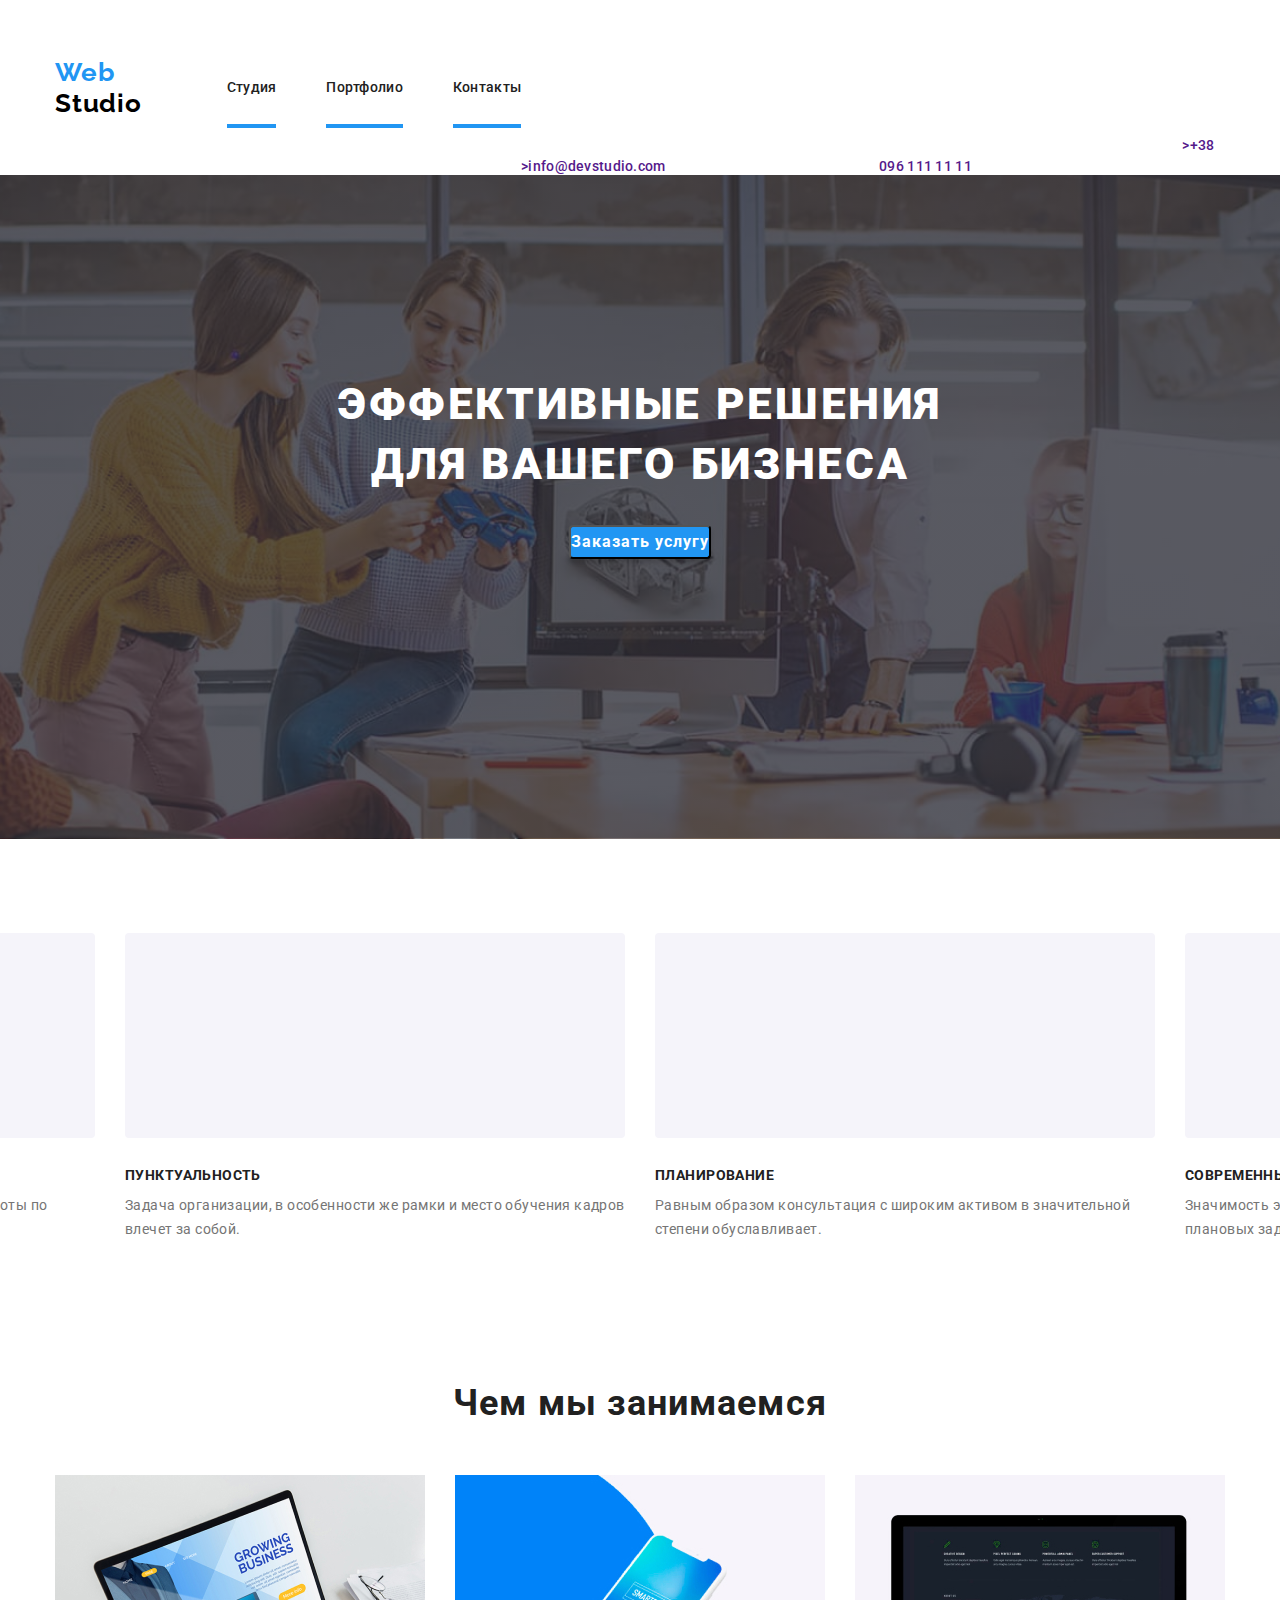
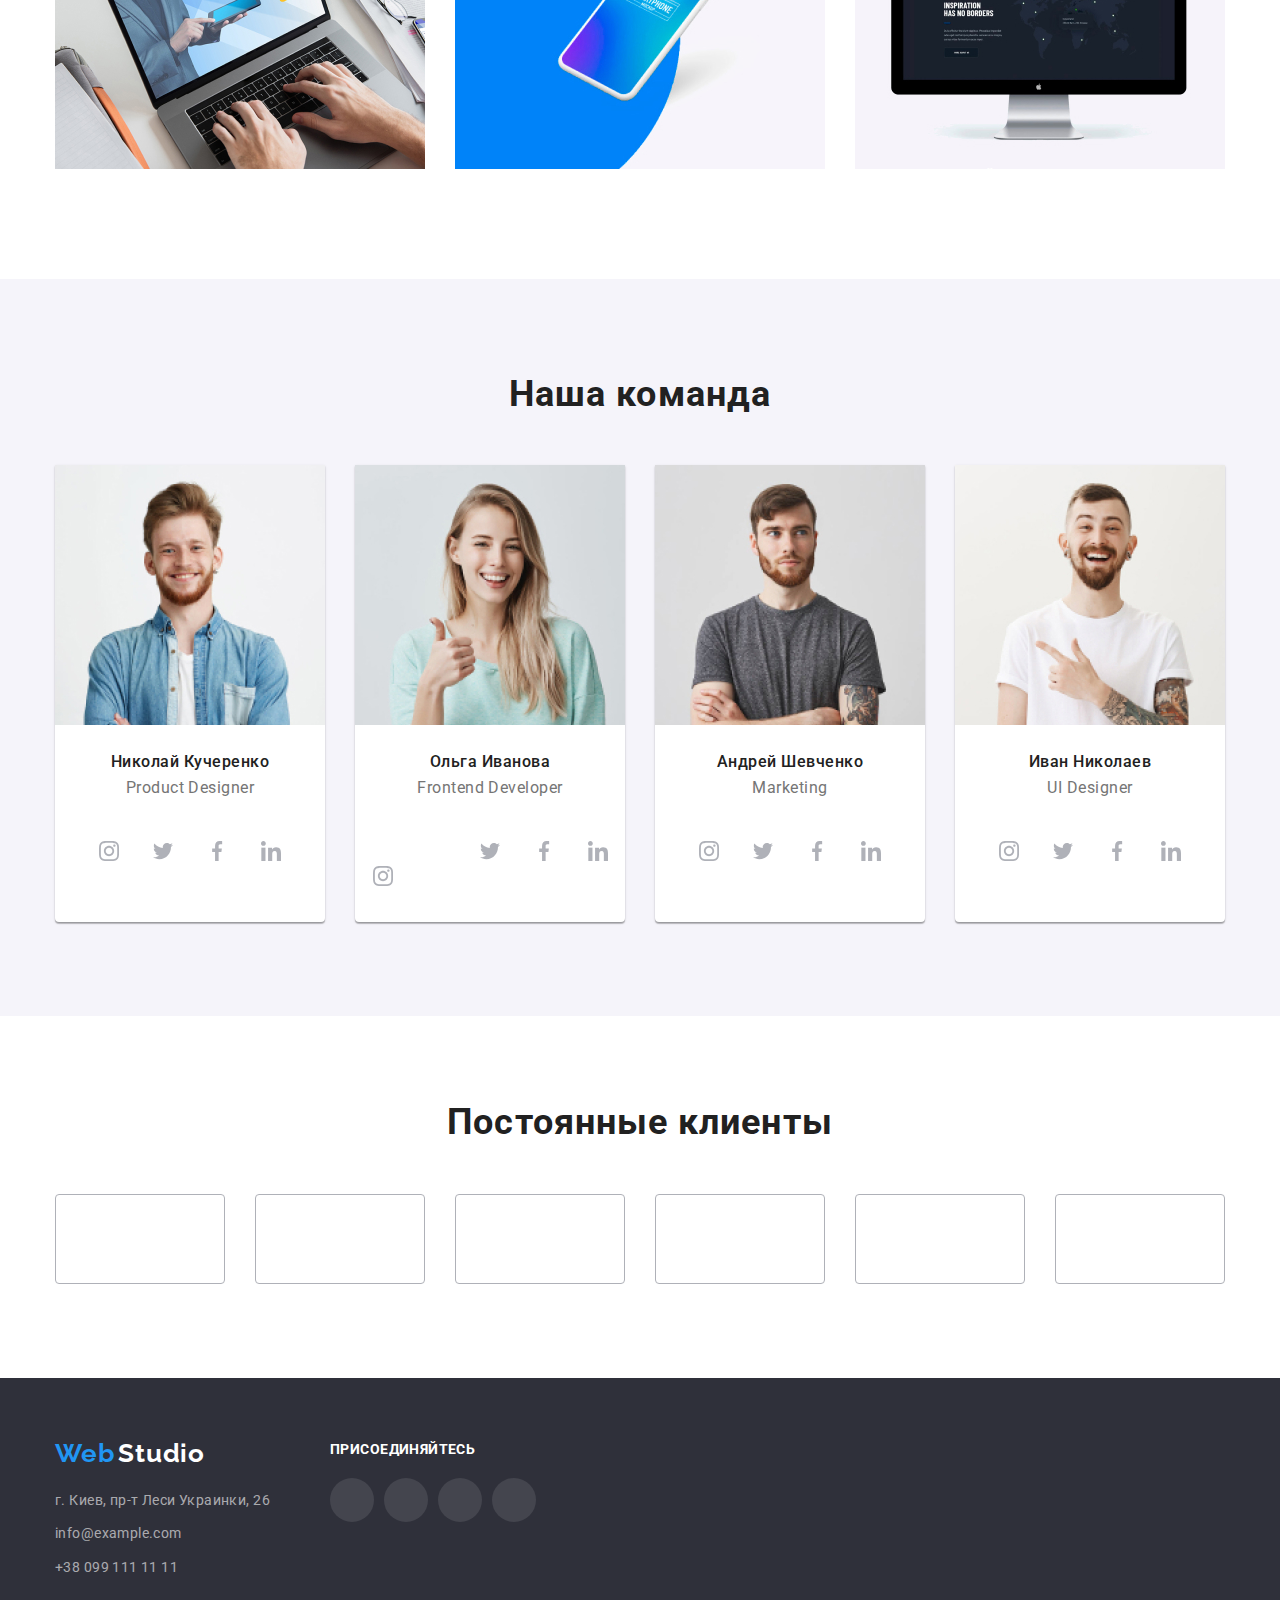
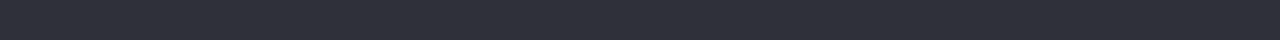
<file: index.html>
<!DOCTYPE html>
<html lang="ru">
  <head>
    <meta charset="UTF-8" />
    <meta name="viewport" content="width=device-width, initial-scale=1.0" />
    <title lang="en">Web Studio</title>
    <link
      href="https://fonts.googleapis.com/css2?family=Raleway:wght@700&family=Roboto:wght@400;500;700;900&display=swap"
      rel="stylesheet"
    />
    <link rel="stylesheet" href="./css/normalize.css" />
    <link rel="stylesheet" href="./css/styles.css" />
  </head>
  <body>
    <!--ШАПКА САЙТА-->
    <header class="header">
      <div class="container">
        <nav class="navigation">
          <a class="logo-img" href="index.html" lang="en"
            ><span class="logo-first-title">Web</span>
            <span class="logo-second-title">Studio</span></a
          >
          <ul class="navigation-list list">
            <li class="navigation-list-item">
              <a class="navigation-list-link link" href="index.html">Студия</a>
            </li>
            <li class="navigation-list-item">
              <a class="navigation-list-link link" href="portfolio.html"
                >Портфолио</a
              >
            </li>
            <li class="navigation-list-item">
              <a class="navigation-list-link link" href="">Контакты</a>
            </li>
          </ul>
        </nav>
        <div class="contacts-header">
          <ul class="header-list">
            <li>
              <a class="header-address-link" href="">
                <svg class="header-svg">
                  <use href="./images/sprite.svg#mail"></use>
                </svg>
                >info@devstudio.com</a
              >
            </li>
            <li>
              <a class="header-address-link" href="">
                <svg class="header-svg">
                  <use href="./images/sprite.svg#phone"></use>
                </svg>
                >+38 096 111 11 11</a
              >
            </li>
          </ul>
        </div>
      </div>
    </header>

    <!--HERO СЕКЦИЯ-->
    <main>
      <section class="hero">
        <div class="container">
          <h1 class="hero-title">
            Эффективные решения <br />для вашего бизнеса
          </h1>
          <button class="modal-btn">Заказать услугу</button>
        </div>
      </section>
      <!--О НАС-->
      <section class="about-us-section">
        <div class="container">
          <h2 hidden>О Нас</h2>
          <ul class="about-us list">
            <li class="about-us-list">
              <div class="about-us-img-back">
                <svg class="aboutus-svg-back">
                  <use href="./images/sprite.svg#icon-antenna-1"></use>
                </svg>
              </div>
              <h3 class="title">Внимание к деталям</h3>
              <p class="description">
                Идейные соображения, а также начало повседневной работы по
                формированию позиции.
              </p>
            </li>
            <li class="about-us-list">
              <div class="about-us-img-back">
                <svg class="aboutus-svg-back">
                  <use href="./images/sprite.svg#icon-clock-1"></use>
                </svg>
              </div>
              <h3 class="title">Пунктуальность</h3>
              <p class="description">
                Задача организации, в особенности же рамки и место обучения
                кадров влечет за собой.
              </p>
            </li>
            <li class="about-us-list">
              <div class="about-us-img-back">
                <svg id="svg1" class="aboutus-svg-back">
                  <use href="./images/sprite.svg#icon-diagram-1"></use>
                </svg>
              </div>

              <h3 class="title">Планирование</h3>
              <p class="description">
                Равным образом консультация с широким активом в значительной
                степени обуславливает.
              </p>
            </li>
            <li class="about-us-list">
              <div class="about-us-img-back">
                <svg class="aboutus-svg-back">
                  <use href="./images/sprite.svg#icon-astronaut-1"></use>
                </svg>
              </div>
              <h3 class="title">Современные технологии</h3>
              <p class="description">
                Значимость этих проблем настолько очевидна, что реализация
                плановых заданий.
              </p>
            </li>
          </ul>
        </div>
      </section>
      <!--ЧЕМ МЫ ЗАНИМАЕМСЯ-->
      <section class="services-section">
        <div class="container">
          <h2 class="services-title">Чем мы занимаемся</h2>
          <ul class="services-list list">
            <li class="services-list-items">
              <img
                src="./images/products/product-1.jpg"
                alt="Десктопные приложения"
              />
              <p class="services-description"><b>Десктопные приложения</b></p>
            </li>
            <li class="services-list-items">
              <img
                src="./images/products/product-2.jpg"
                alt="Мобильные приложения"
              />
              <p class="services-description"><b>Мобильные приложения</b></p>
            </li>
            <li class="services-list-items">
              <img
                src="./images/products/product-3.jpg"
                alt="Дизайнерские решения"
              />
              <p class="services-description"><b>Дизайнерские решения</b></p>
            </li>
          </ul>
        </div>
      </section>
      <!--НАША КОМАНДА-->
      <section class="masters">
        <div class="container">
          <h2 class="team-title">Наша команда</h2>
          <ul class="team-list list">
            <li class="team-list-item">
              <img
                class="team-list-item-img"
                src="./images/team/teamate-1.jpg"
                alt="участник команды"
                width="270"
                height="260"
              />
              <h3 class="team-name-title">Николай Кучеренко</h3>
              <p class="team-list-item-position">Product Designer</p>
              <ul class="social-list list">
                <li class="social-list-item">
                  <a class="social-list-item-link" href="">
                    <svg class="social-list-item-link-svg">
                      <use href="./images/sprite.svg#icon-instagram"></use>
                    </svg>
                  </a>
                </li>
                <li class="social-list-item">
                  <a class="social-list-item-link" href="">
                    <svg class="social-list-item-link-svg">
                      <use href="./images/sprite.svg#icon-twitter"></use>
                    </svg>
                  </a>
                </li>
                <li class="social-list-item">
                  <a class="social-list-item-link" href="">
                    <svg class="social-list-item-link-svg">
                      <use href="./images/sprite.svg#icon-facebook"></use>
                    </svg>
                  </a>
                </li>
                <li class="social-list-item">
                  <a class="social-list-item-link" href="">
                    <svg class="social-list-item-link-svg">
                      <use href="./images/sprite.svg#icon-linkedin"></use>
                    </svg>
                  </a>
                </li>
              </ul>
            </li>
            <li class="team-list-item">
              <img
                class="team-list-item-img"
                src="./images/team/teammate-2.jpg"
                alt="участник команды"
                width="270"
                height="260"
              />
              <h3 class="team-name-title">Ольга Иванова</h3>
              <p class="team-list-item-position">Frontend Developer</p>
              <ul class="social-list list">
                <li>
                  class="social-list-item">
                  <a class="social-list-item-link" href="">
                    <svg class="social-list-item-link-svg">
                      <use href="./images/sprite.svg#icon-instagram"></use>
                    </svg>
                  </a>
                </li>
                <li class="social-list-item">
                  <a class="social-list-item-link" href="">
                    <svg class="social-list-item-link-svg">
                      <use href="./images/sprite.svg#icon-twitter"></use>
                    </svg>
                  </a>
                </li>
                <li class="social-list-item">
                  <a class="social-list-item-link" href="">
                    <svg class="social-list-item-link-svg">
                      <use href="./images/sprite.svg#icon-facebook"></use>
                    </svg>
                  </a>
                </li>
                <li class="social-list-item">
                  <a
                    class="social-list-item-link"
                    href=""
                    aria-label="иконка линкедина"
                    ><svg class="social-list-item-link-svg">
                      <use href="./images/sprite.svg#icon-linkedin"></use>
                    </svg>
                  </a>
                </li>
              </ul>
            </li>
            <li class="team-list-item">
              <img
                class="team-list-item-img"
                src="./images/team/teammate-3.jpg"
                alt="участник команды"
                width="270"
                height="260"
              />
              <h3 class="team-name-title">Андрей Шевченко</h3>
              <p class="team-list-item-position">Marketing</p>
              <ul class="social-list list">
                <li class="social-list-item">
                  <a class="social-list-item-link" href="">
                    <svg class="social-list-item-link-svg">
                      <use href="./images/sprite.svg#icon-instagram"></use>
                    </svg>
                  </a>
                </li>
                <li class="social-list-item">
                  <a class="social-list-item-link" href="">
                    <svg class="social-list-item-link-svg">
                      <use href="./images/sprite.svg#icon-twitter"></use>
                    </svg>
                  </a>
                </li>
                <li class="social-list-item">
                  <a class="social-list-item-link" href="">
                    <svg class="social-list-item-link-svg">
                      <use href="./images/sprite.svg#icon-facebook"></use>
                    </svg>
                  </a>
                </li>
                <li class="social-list-item">
                  <a
                    class="social-list-item-link"
                    href=""
                    aria-label="иконка линкедина"
                    ><svg class="social-list-item-link-svg">
                      <use href="./images/sprite.svg#icon-linkedin"></use>
                    </svg>
                  </a>
                </li>
              </ul>
            </li>
            <li class="team-list-item">
              <img
                class="team-list-item-img"
                src="./images/team/teamate-4.jpg"
                alt="участник команды"
                width="270"
                height="260"
              />
              <h3 class="team-name-title">Иван Николаев</h3>
              <p class="team-list-item-position">UI Designer</p>
              <ul class="social-list list">
                <li class="social-list-item">
                  <a class="social-list-item-link" href="">
                    <svg class="social-list-item-link-svg">
                      <use href="./images/sprite.svg#icon-instagram"></use>
                    </svg>
                  </a>
                </li>
                <li class="social-list-item">
                  <a class="social-list-item-link" href="">
                    <svg class="social-list-item-link-svg">
                      <use href="./images/sprite.svg#icon-twitter"></use>
                    </svg>
                  </a>
                </li>
                <li class="social-list-item">
                  <a class="social-list-item-link" href="">
                    <svg class="social-list-item-link-svg">
                      <use href="./images/sprite.svg#icon-facebook"></use>
                    </svg>
                  </a>
                </li>
                <li class="social-list-item">
                  <a class="social-list-item-link" href=""
                    ><svg class="social-list-item-link-svg">
                      <use href="./images/sprite.svg#icon-linkedin"></use>
                    </svg>
                  </a>
                </li>
              </ul>
            </li>
          </ul>
        </div>
      </section>
      <!--Постоянные клиенты-->
      <section class="clients">
        <div class="container">
          <h2 class="clients-title">Постоянные клиенты</h2>
          <ul class="clients-list list">
            <li class="clients-list-item">
              <a class="clients-link-list" href="">
                <svg class="clients-list-item-link-svg">
                  <use href="./images/sprite.svg#logo1"></use>
                </svg>
              </a>
            </li>
            <li class="clients-list-item">
              <a class="clients-link-list" href="">
                <svg class="clients-list-item-link-svg">
                  <use href="./images/sprite.svg#logo2"></use>
                </svg>
              </a>
            </li>
            <li class="clients-list-item">
              <a class="clients-link-list" href="">
                <svg class="clients-list-item-link-svg">
                  <use href="./images/sprite.svg#logo3"></use>
                </svg>
              </a>
            </li>
            <li class="clients-list-item">
              <a class="clients-link-list" href="">
                <svg class="clients-list-item-link-svg">
                  <use href="./images/sprite.svg#logo4"></use>
                </svg>
              </a>
            </li>
            <li class="clients-list-item">
              <a class="clients-link-list" href="">
                <svg class="clients-list-item-link-svg">
                  <use href="./images/sprite.svg#logo5"></use>
                </svg>
              </a>
            </li>
            <li class="clients-list-item">
              <a class="clients-link-list" href="">
                <svg class="clients-list-item-link-svg">
                  <use href="./images/sprite.svg#logo6"></use>
                </svg>
              </a>
            </li>
          </ul>
        </div>
      </section>
    </main>
    <!--ПОДВАЛ САЙТА-->
    <footer class="footer">
      <div class="container">
        <div class="footer-container-address">
          <div class="logo-footer-distance">
            <a class="logo-footer-link" href="index.html"
              ><span class="logo-footer-first-title">Web</span>
              <span class="logo-footer-second-title">Studio</span></a
            >
          </div>
          <ul class="contact-list list">
            <li class="contact-list-item">
              <address class="address">
                <a class="contact-list-item-link link" href="" target="_blank"
                  >г. Киев, пр-т Леси Украинки, 26</a
                >
              </address>
            </li>
            <li class="contact-list-item">
              <address class="address">
                <a
                  class="contact-list-item-link link"
                  href="mailto:info@example.com"
                  >info@example.com</a
                >
              </address>
            </li>
            <li class="contact-list-item">
              <address class="address">
                <a class="contact-list-item-link link" href="tel:+380991111111"
                  >+38 099 111 11 11</a
                >
              </address>
            </li>
          </ul>
        </div>
        <div class="footer-container-connect">
          <h3 hidden>Социальные сети</h3>
          <p class="desctext"><b class="footer-join-us">ПРИСОЕДИНЯЙТЕСЬ</b></p>
          <ul class="social-links list">
            <li class="social-links-item-link link">
              <a class="footer-link-list" href="" aria-label="иконка инстаграма"
                ><svg class="footer-list-item-link-svg">
                  <use href="./images/sprite.svg#icon-instagram1"></use>
                </svg>
              </a>
            </li>
            <li class="social-links-item-link link">
              <a class="footer-link-list" href="" aria-label="иконка твиттера">
                <svg class="footer-list-item-link-svg">
                  <use href="./images/sprite.svg#icon-twitter1"></use>
                </svg>
              </a>
            </li>
            <li class="social-links-item-link link">
              <a class="footer-link-list" href="" aria-label="иконка фейсбука"
                ><svg class="footer-list-item-link-svg">
                  <use href="./images/sprite.svg#icon-facebook1"></use>
                </svg>
              </a>
            </li>
            <li class="social-links-item-link link">
              <a class="footer-link-list" href="" aria-label="иконка линкедина"
                ><svg class="footer-list-item-link-svg">
                  <use href="./images/sprite.svg#icon-linkedin1"></use>
                </svg>
              </a>
            </li>
          </ul>
        </div>
      </div>
    </footer>
  </body>
</html>
</file>
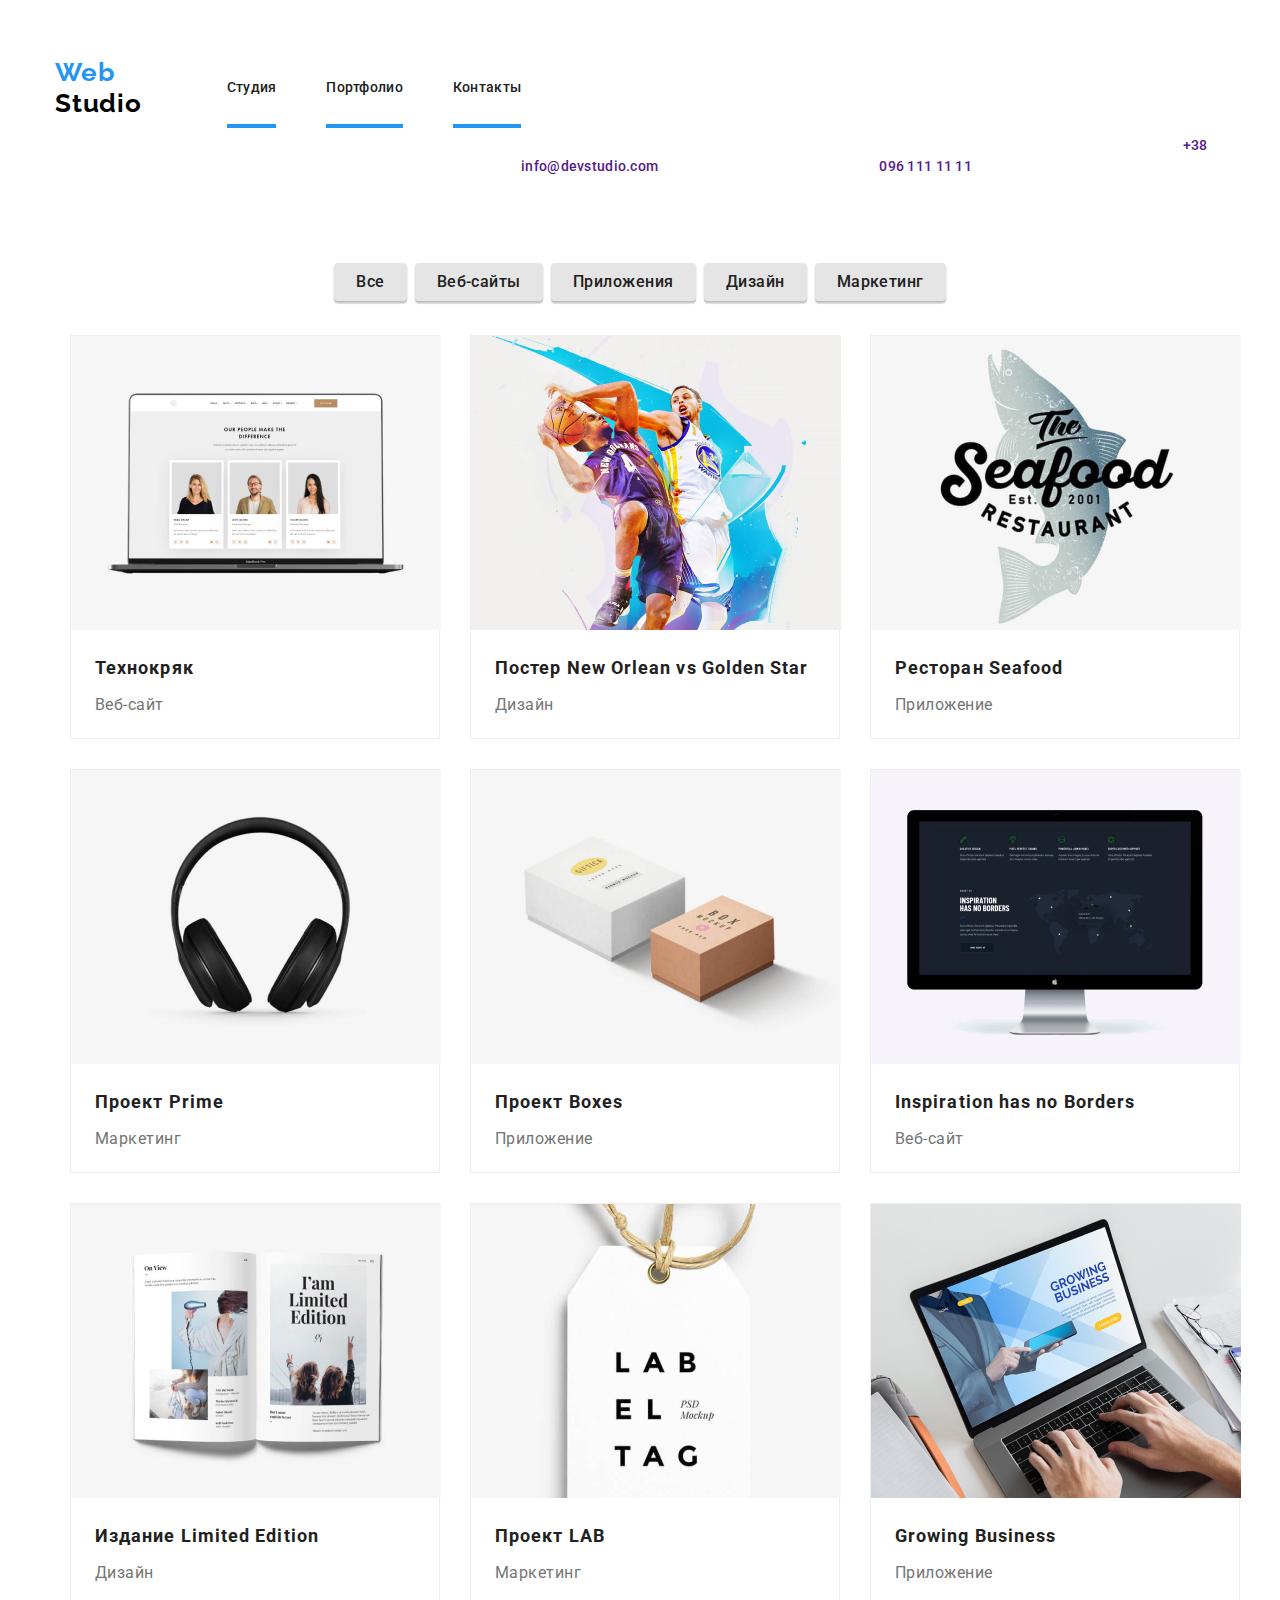
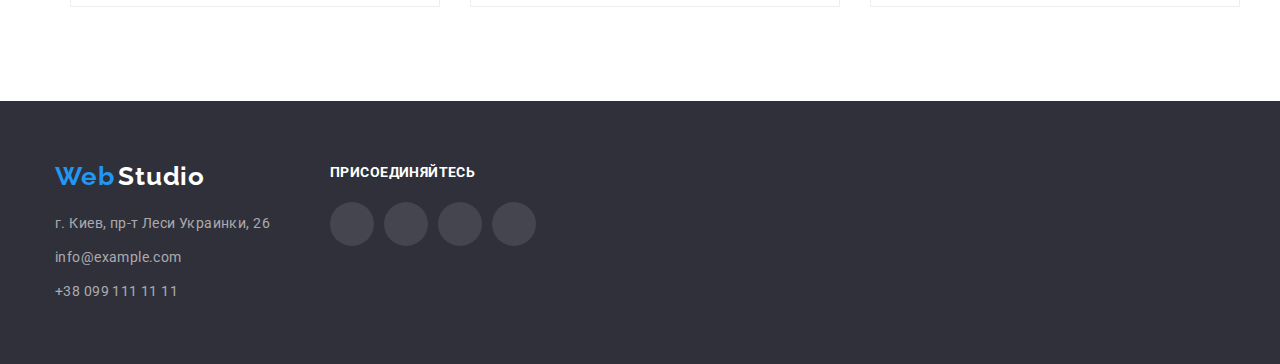
<file: portfolio.html>
<!DOCTYPE html>
<html lang="ru">
  <head>
    <meta charset="UTF-8" />
    <meta name="viewport" content="width=device-width, initial-scale=1.0" />
    <title lang="en">Web Studio</title>
    <link
      href="https://fonts.googleapis.com/css2?family=Raleway:wght@700&family=Roboto:wght@400;500;700;900&display=swap"
      rel="stylesheet"
    />
    <link rel="stylesheet" href="./css/normalize.css" />
    <link rel="stylesheet" href="./css/styles.css" />
  </head>
  <body>
    <!--ШАПКА САЙТА-->
    <header class="header">
      <div class="container">
        <nav class="navigation">
          <a class="logo-img" href="index.html" lang="en"
            ><span class="logo-first-title">Web</span>
            <span class="logo-second-title">Studio</span></a
          >
          <ul class="navigation-list list">
            <li class="navigation-list-item">
              <a class="navigation-list-link link" href="index.html">Студия</a>
            </li>
            <li class="navigation-list-item">
              <a class="navigation-list-link link" href="portfolio.html"
                >Портфолио</a
              >
            </li>
            <li class="navigation-list-item">
              <a class="navigation-list-link link" href="">Контакты</a>
            </li>
          </ul>
        </nav>
        <div class="contacts-header">
          <ul class="header-list">
            <li>
              <a class="header-address-link" href="">
                <svg class="header-svg">
                  <use href="./images/sprite.svg#mail"></use>
                </svg>
                info@devstudio.com
              </a>
            </li>
            <li>
              <a class="header-address-link" href="">
                <svg class="header-svg">
                  <use href="./images/sprite.svg#phone"></use>
                </svg>
                +38 096 111 11 11
              </a>
            </li>
          </ul>
        </div>
      </div>
    </header>
    <main>
      <div class="container">
        <div class="container-list">
          <ul class="filter-list list">
            <li class="filter-list-item">
              <a class="filter-list-link" href="">Все</a>
            </li>
            <li class="filter-list-item">
              <a class="filter-list-link" href="">Веб-сайты</a>
            </li>
            <li class="filter-list-item">
              <a class="filter-list-link" href="">Приложения</a>
            </li>
            <li class="filter-list-item">
              <a class="filter-list-link" href="">Дизайн</a>
            </li>
            <li class="filter-list-item">
              <a class="filter-list-link" href="">Маркетинг</a>
            </li>
          </ul>
        </div>
        <div class="container">
          <ul class="product-list-flex list">
            <li class="list-portfolio-items">
              <a class="product-list-item-link" href=""
                ><img src="./images/portfolio/img.jpg" alt="вебсайт" />

                <p class="title-description">Технокряк</p>
                <p class="product-description">Веб-сайт</p>
              </a>
            </li>
            <li class="list-portfolio-items">
              <a class="product-list-item-link" href=""
                ><img src="./images/portfolio/img-1.jpg" alt="дизайн" />
                <p class="title-description">
                  Постер New Orlean vs Golden Star
                </p>
                <p class="product-description">Дизайн</p>
              </a>
            </li>
            <li class="list-portfolio-items">
              <a class="product-list-item-link" href=""
                ><img src="./images/portfolio/img-2.jpg" alt="приложение" />
                <p class="title-description">Ресторан Seafood</p>
                <p class="product-description">Приложение</p>
              </a>
            </li>
            <li class="list-portfolio-items">
              <a class="product-list-item-link" href=""
                ><img src="./images/portfolio/img-3.jpg" alt="маркетинг" />
                <p class="title-description">Проект Prime</p>
                <p class="product-description">Маркетинг</p>
              </a>
            </li>
            <li class="list-portfolio-items">
              <a class="product-list-item-link" href=""
                ><img src="./images/portfolio/img-4.jpg" alt="приложение" />
                <p class="title-description">Проект Boxes</p>
                <p class="product-description">Приложение</p>
              </a>
            </li>
            <li class="list-portfolio-items">
              <a class="product-list-item-link" href=""
                ><img src="./images/portfolio/img-5.jpg" alt="вебсайт" />
                <p class="title-description">Inspiration has no Borders</p>
                <p class="product-description">Веб-сайт</p>
              </a>
            </li>
            <li class="list-portfolio-items">
              <a class="product-list-item-link" href=""
                ><img src="./images/portfolio/img-6.jpg" alt="дизайн" />
                <p class="title-description">Издание Limited Edition</p>
                <p class="product-description">Дизайн</p>
              </a>
            </li>
            <li class="list-portfolio-items">
              <a class="product-list-item-link" href=""
                ><img src="./images/portfolio/img-7.jpg" alt="маркетинг" />
                <p class="title-description">Проект LAB</p>
                <p class="product-description">Маркетинг</p>
              </a>
            </li>
            <li class="list-portfolio-items">
              <a class="product-list-item-link" href=""
                ><img src="./images/portfolio/img-8.jpg" alt="приложение" />
                <p class="title-description">Growing Business</p>
                <p class="product-description">Приложение</p>
              </a>
            </li>
          </ul>
        </div>
      </div>
    </main>
    <footer class="footer">
      <div class="container">
        <div class="footer-container-address">
          <div class="logo-footer-distance">
            <a class="logo-footer-link" href="index.html"
              ><span class="logo-footer-first-title">Web</span>
              <span class="logo-footer-second-title">Studio</span></a
            >
          </div>
          <ul class="contact-list list">
            <li class="contact-list-item">
              <address class="address">
                <a class="contact-list-item-link link" href="" target="_blank"
                  >г. Киев, пр-т Леси Украинки, 26</a
                >
              </address>
            </li>
            <li class="contact-list-item">
              <address class="address">
                <a
                  class="contact-list-item-link link"
                  href="mailto:info@example.com"
                  >info@example.com</a
                >
              </address>
            </li>
            <li class="contact-list-item">
              <address class="address">
                <a class="contact-list-item-link link" href="tel:+380991111111"
                  >+38 099 111 11 11</a
                >
              </address>
            </li>
          </ul>
        </div>
        <div class="footer-container-connect">
          <h3 hidden>Социальные сети</h3>
          <p class="desctext"><b class="footer-join-us">ПРИСОЕДИНЯЙТЕСЬ</b></p>
          <ul class="social-links list">
            <li class="social-links-item-link link">
              <a
                class="footer-link-list"
                href=""
                aria-label="иконка инстаграма"
              >
                <svg class="footer-list-item-link-svg">
                  <use href="./images/sprite.svg#icon-instagram1"></use>
                </svg>
              </a>
            </li>
            <li class="social-links-item-link link">
              <a class="footer-link-list" href="" aria-label="иконка твиттера"
                ><svg class="footer-list-item-link-svg">
                  <use href="./images/sprite.svg#icon-twitter1"></use>
                </svg>
              </a>
            </li>
            <li class="social-links-item-link link">
              <a class="footer-link-list" href="" aria-label="иконка фейсбука">
                <svg class="footer-list-item-link-svg">
                  <use href="./images/sprite.svg#icon-facebook1"></use>
                </svg>
              </a>
            </li>
            <li class="social-links-item-link link">
              <a class="footer-link-list" href="" aria-label="иконка линкедина"
                ><svg class="footer-list-item-link-svg">
                  <use href="./images/sprite.svg#icon-linkedin1"></use>
                </svg>
              </a>
            </li>
          </ul>
        </div>
      </div>
    </footer>
  </body>
</html>
</file>
<file: css/styles.css>
:root {
  --main-font: 'Roboto', sans-serif;
  --secondary-font: 'Raleway', sans-serif;
  --title-dark-theme-color: #ffffff;
  --title-light-theme-color: #212121;
  --accent-color: #2196f3;
  --text-dark-theme-color: #757575;
  --text-light-theme-color: #ffffff;
}

html {
  box-sizing: border-box;
}

*,
*::before,
*::after {
  box-sizing: inherit;
  margin: 0;
  padding: 0;
}

body {
  background-color: #ffffff;
  font-family: var(--main-font);
  font-size: 18px;
  color: var(--text-light-theme-color);
}

h1 {
  margin: 0;
}

img {
  display: block;
}

.link {
  text-decoration: none;
  display: block;
}

.list {
  list-style: none;
  margin: 0px;
  padding: 0px;
}

.container {
  width: 1200px;
  padding-left: 15px;
  padding-right: 15px;
  margin-left: auto;
  margin-right: auto;
}

/* HEADER */

.header .container {
  display: flex;
  align-items: center;
  justify-content: space-between;
}

.navigation {
  display: flex;
  align-items: center;
}

.navigation-list {
  display: flex;
}

.navigation-list-item:not(:last-child) {
  margin-right: 50px;
}

.logo-img {
  margin-right: 85px;
  text-decoration: none;
}

.header-address-link {
  margin-right: 30px;
}

.contacts-header {
  display: flex;
}

.header-address-link {
  font-family: Roboto;
  font-style: normal;
  font-weight: 500;
  font-size: 14px;
  line-height: 1.14;
  letter-spacing: 0.02em;
  text-decoration: none;
}

.navigation-list-link {
  font-weight: 500;
  font-size: 14px;
  line-height: 1.14;
  letter-spacing: 0.02em;
  color: var(--title-light-theme-color);
  padding-top: 32px;
}


.header-tel-link {
  font-family: Roboto;
  font-style: normal;
  font-weight: 500;
  font-size: 14px;
  line-height: 1.4;
  letter-spacing: 0.02em;
  color: #757575;
  text-decoration: none;
}

.navigation-list-link:hover,
.navigation-list-link:focus {
  color: var(--accent-color);
}

.header-tel-link {
  color: #757575;
}

.header-address-link:hover,
.header-address-link:focus {
  color: var(--accent-color);
}

.modal-btn {
  font-weight: bold;
  font-size: 16px;
  line-height: 1.87;
  display: flex;
  align-items: center;
  text-align: center;
  letter-spacing: 0.06em;
  color: #ffffff;
}

.navigation-list-link::after {
  width: 47px;
  height: 4px;
  background-color: #2196f3;
  content: '';
  display: block;
  margin-left: auto;
  margin-right: auto;
  width: 100%;
  margin-top: 28px;
}

.header-list {
  display: flex;
}

.header-mail-svg {
  width: 16px;
  height: 11px;
  margin-right: 10px;
  color #212121;
}



/* HERO Section */

h1 {
  margin: 0px;
}

.hero {
  padding-top: 200px;
  padding-bottom: 280px;
  background-image: linear-gradient(
      to bottom,
      rgba(47, 48, 58, 0.8),
      rgba(47, 48, 58, 0.8)
    ),
    url(../images/hero/Header-img.jpg);
  background-repeat: no-repeat;
  background-size: cover;
  background-position: center;
}

.hero-title {
  font-weight: 900;
  font-size: 44px;
  line-height: 1.36;
  text-align: center;
  letter-spacing: 0.06em;
  text-transform: uppercase;
  color: #ffffff;
  margin-bottom: 30px;
}

.modal-btn {
  display: block;
  margin-left: auto;
  margin-right: auto;
  background: #2196f3;
  box-shadow: 0px 4px 4px rgba(0, 0, 0, 0.15);
  border-radius: 4px;
}

/* О НАС */

.about-us-section .container {
  padding-top: 94px;
  padding-bottom: 47px;
}

.about-us {
  display: flex;
  justify-content: center;
}

.about-us-list:not(:last-child) {
  margin-right: 30px;
  margin-top: 0px;
  margin-bottom: 0px;
}

.title {
  font-family: var(--main-font);
  font-weight: bold;
  font-size: 14px;
  line-height: 1.14;
  letter-spacing: 0.03em;
  text-transform: uppercase;
  color: var(--title-light-theme-color);
  margin-top: 0px;
  margin-bottom: 10px;
}

.about-us-section .about-us-img-back {
  margin-bottom: 30px;
  background-color: #f5f4fa;
  padding-top: 25px;
  padding-right: 100px;
  padding-bottom: 25px;
  padding-left: 100px;
  border-radius: 4px;
}

.description {
  font-weight: normal;
  font-size: 14px;
  line-height: 1.71;
  letter-spacing: 0.03em;
  color: #757575;
  margin-bottom: 94px;
  margin-bottom: 0px;
}

/* ЧЕМ МЫ ЗАНИМАЕМСЯ */

h2 {
  margin: 0px;
}

.services-section {
  padding-top: 94px;
  padding-bottom: 94px;
}

.services-title {
  font-family: Roboto;
  font-weight: bold;
  font-size: 36px;
  line-height: 1.17;
  text-align: center;
  letter-spacing: 0.03em;
  color: #212121;
  margin-bottom: 50px;
}

.services-list {
  display: flex;
  justify-content: center;
}

.services-list-items:not(:last-child) {
  margin-right: 30px;
}

.services-description {
  font-family: Roboto;
  font-weight: bold;
  font-size: 14px;
  line-height: 1.14;
  text-align: center;
  letter-spacing: 0.03em;
  text-transform: uppercase;
  color: #ffffff;
}

/* OUR TEAM */

h3 {
  margin: 0px;
}

.masters {
  padding-top: 94px;
  padding-bottom: 94px;
  background: #f5f4fa;
}

.team-list {
  display: flex;
  justify-content: center;
}

.team-list-item {
  background: #ffffff;
  box-shadow: 0px 2px 1px rgba(0, 0, 0, 0.2), 0px 1px 1px rgba(0, 0, 0, 0.14),
    0px 1px 3px rgba(0, 0, 0, 0.12);
  border-radius: 0px 0px 4px 4px;
}

.team-list-item:not(:last-child) {
  margin-right: 30px;
}

.team-list-item-img {
  margin-bottom: 30px;
}

.team-title {
  font-family: var(--main-font);
  font-weight: bold;
  font-size: 36px;
  line-height: 1.17;
  text-align: center;
  letter-spacing: 0.03em;
  color: var(--title-light-theme-color);
  margin-bottom: 50px;
}

.team-name-title {
  font-family: var(--main-font);
  font-weight: 500;
  font-size: 16px;
  line-height: 0.84;
  text-align: center;
  letter-spacing: 0.03em;
  color: #212121;
  margin-bottom: 10px;
}

.team-list-item-position {
  font-family: var(--main-font);
  font-weight: 400;
  font-size: 16px;
  line-height: 1.19;
  text-align: center;
  letter-spacing: 0.03em;
  color: #757575;
  margin-bottom: 16px;
}

.social-list {
  display: flex;
  justify-content: center;
  margin-bottom: 24px;
  max-width: 206px;
  margin-right: auto;
  margin-left: auto;
  margin-top: 16px;
}

.social-list-item {
  max-width: 206px;
  margin-right: auto;
  margin-left: auto;
  margin-top: 16px;
  margin-bottom: 24px;
}

.social-list-item:not(:last-child) {
  margin-right: 10px;
}

.social-list-item-link-svg {
  width: 20px;
  height: 20px;
}

.social-list-item-link {
  display: flex;
  justify-content: center;
  align-items: center;
  width: 44px;
  height: 44px;
  border-radius: 50%;
}

.social-list-item-link:hover {
  background-color: #2196f3;
}

.social-list-item-link-svg {
  fill: #afb1b8;
}

.social-list-item-link:hover .social-list-item-link-svg {
  fill: #ffffff;
}
/* OUR CLIENTS */

.clients-title {
  font-family: var(--main-font);
  font-weight: bold;
  font-size: 36px;
  line-height: 1.17;
  text-align: center;
  letter-spacing: 0.03em;
  color: #212121;
  padding-top: 85px;
  margin-bottom: 50px;
}

.clients-list {
  display: flex;
  justify-content: center;
  align-items: center;
  padding-bottom: 94px;
}

.clients-link-list {
  display: flex;
  justify-content: center;
  align-items: center;
  border: 1px solid #afb1b8;
  border-radius: 4px;
  width: 170px;
  height: 90px;
}

.clients-list-item:not(:last-child) {
  margin-right: 30px;
}

.clients-link-list:hover {
  background-color: #ffffff;
}

.clients-list-item-link-svg {
  fill: #afb1b8;
}
.clients-list-item:nth-child(1) .clients-list-item-link-svg {
  width: 45px;
  height: 50px;
}
.clients-list-item:nth-child(2) .clients-list-item-link-svg {
  width: 40px;
  height: 52px;
}
.clients-list-item:nth-child(3) .clients-list-item-link-svg {
  width: 41px;
  height: 43px;
}
.clients-list-item:nth-child(4) .clients-list-item-link-svg {
  width: 80px;
  height: 43px;
}
.clients-list-item:nth-child(5) .clients-list-item-link-svg {
  width: 59px;
  height: 47px;
}
.clients-list-item:nth-child(6) .clients-list-item-link-svg {
  width: 89px;
  height: 46px;
}

.clients-link-list:hover {
  border-color: #2196f3;
}
.clients-link-list:hover .clients-list-item-link-svg {
  fill: #2196f3;
}

/* FOOTER */

.footer {
  padding-top: 60px;
  padding-bottom: 60px;
  background-color: #2f303a;
}
.footer .container {
  display: flex;
}

.footer-container-address {
  margin-right: 60px;
}

.logo-footer-distance {
  margin-bottom: 20px;
}

.contact-list-item:not(:last-child) {
  margin-bottom: 10px;
}

.contact-list-item-link {
  display: block;
  font-family: Roboto;
  font-style: normal;
  font-weight: normal;
  font-size: 14px;
  line-height: 1.71;
  letter-spacing: 0.03em;
  color: rgba(255, 255, 255, 0.6);
}

.logo-footer-first-title {
  font-family: Raleway;
  font-style: normal;
  font-weight: bold;
  font-size: 26px;
  line-height: 1.19;
  letter-spacing: 0.03em;
  color: #2196f3;
  text-decoration: none;
  padding-top: 60px;
}

.logo-footer-second-title {
  font-family: Raleway;
  font-style: normal;
  font-weight: bold;
  font-size: 26px;
  line-height: 1.19;
  letter-spacing: 0.03em;
  color: #ffffff;
  text-decoration: none;
  padding-top: 60px;
}

.social-links {
  display: flex;
}

.footer-join-us {
  font-family: Roboto;
  font-style: normal;
  font-weight: bold;
  font-size: 14px;
  line-height: 1.14;
  letter-spacing: 0.03em;
  text-transform: uppercase;
  color: #ffffff;
  margin-bottom: 20px;
}

.social-links-item-link:nth-child(1) .footer-list-item-link-svg {
  width: 20px;
  height: 20px;
}
.social-links-item-link:nth-child(2) .footer-list-item-link-svg {
  width: 20px;
  height: 20px;
}
.social-links-item-link:nth-child(3) .footer-list-item-link-svg {
  width: 20px;
  height: 20px;
}
.social-links-item-link:nth-child(4) .footer-list-item-link-svg {
  width: 20px;
  height: 20px;
}

.social-links-item-link:not(:last-child) {
  margin-right: 10px;
}

.desctext {
  margin-bottom: 20px;
}

.footer-link-list {
  display: flex;
  justify-content: center;
  align-items: center;
  width: 44px;
  height: 44px;
  border-radius: 50%;
  background-color: rgba(255, 255, 255, 0.1);
}

.footer-link-list:hover {
  background-color: #2196f3;
}

.footer-list-item-link-svg {
  fill: #ffffff;
}

.footer-link-list:hover .footer-list-item-link-svg {
  fill: #ffffff;
}

/* PORTFOLIO */
.filter-list {
  display: flex;
  justify-content: center;
  padding-top: 88px;
  padding-bottom: 34px;
}

.filter-list-item {
  background: #e5e5e5;
  box-shadow: 0px 2px 2px rgba(0, 0, 0, 0.12), 0px 1px 2px rgba(0, 0, 0, 0.08),
    0px 3px 1px rgba(0, 0, 0, 0.1);
  border-radius: 4px;
}

.filter-list-item:hover,
.filter-list-item:focus {
  background: #2196f3;
}

.filter-list-link {
  display: block;
  padding-top: 6px;
  padding-bottom: 6px;
  padding-left: 22px;
  padding-right: 22px;
}

.filter-list-item:not(:last-child) {
  margin-right: 8px;
}

.logo-first-title {
  font-family: Raleway;
  font-style: normal;
  font-weight: bold;
  font-size: 26px;
  line-height: 1.19;
  letter-spacing: 0.03em;
  color: #2196f3;
  text-decoration: none;
  padding-top: 24px;
  padding-bottom: 24px;
}

.logo-second-title {
  font-family: Raleway;
  font-style: normal;
  font-weight: bold;
  font-size: 26px;
  line-height: 1.19;
  letter-spacing: 0.03em;
  color: #000000;
  text-decoration: none;
  padding-top: 24px;
  padding-bottom: 24px;
}

.logo-footer-link {
  text-decoration: none;
}

.filter-list-link:hover,
.filter-list-link:focus {
  color: var(--accent-color);
  color: #ffffff;
}

.filter-list-link {
  font-family: Roboto;
  font-style: normal;
  font-weight: 500;
  font-size: 16px;
  line-height: 1.62;
  text-align: center;
  letter-spacing: 0.03em;
  color: #212121;
  text-decoration: none;
}
/* Портфолио пример работ */

.product-list-flex {
  display: flex;
  flex-wrap: wrap;
}

.list-portfolio-items {
  width: 370px;
  height: 404px;
  margin-right: 30px;
  margin-bottom: 30px;
  background: #ffffff;
  border: 1px solid #eeeeee;
  background: #ffffff;
  border: 1px solid #eeeeee;
  box-sizing: border-box;
}

.list-portfolio-items:hover {
  background: #ffffff;
  border: 1px solid #eeeeee;
  box-sizing: border-box;
  box-shadow: 1px 4px 6px rgba(0, 0, 0, 0.16), 0px 4px 4px rgba(0, 0, 0, 0.06),
    0px 1px 1px rgba(0, 0, 0, 0.12);
}

.list-portfolio-items:nth-child(3n) {
  margin-right: 0px;
}

.list-portfolio-items:nth-last-child(-n + 3) {
  margin-bottom: 0px;
}

.title-description {
  font-family: Roboto;
  font-style: normal;
  font-weight: bold;
  font-size: 18px;
  line-height: 2;
  letter-spacing: 0.06em;
  color: #212121;
  padding-top: 20px;
  padding-left: 24px;
  margin-bottom: 4px;
}

.product-list-item-link {
  text-decoration: none;
}

.product-description {
  font-family: var(--main-font);
  font-style: normal;
  font-weight: normal;
  font-size: 16px;
  line-height: 1.87;
  letter-spacing: 0.03em;
  color: #757575;
  padding-left: 24px;
}

.list-portfolio-items:nth-last-child(-n + 3) {
  margin-bottom: 94px;
}
</file>
